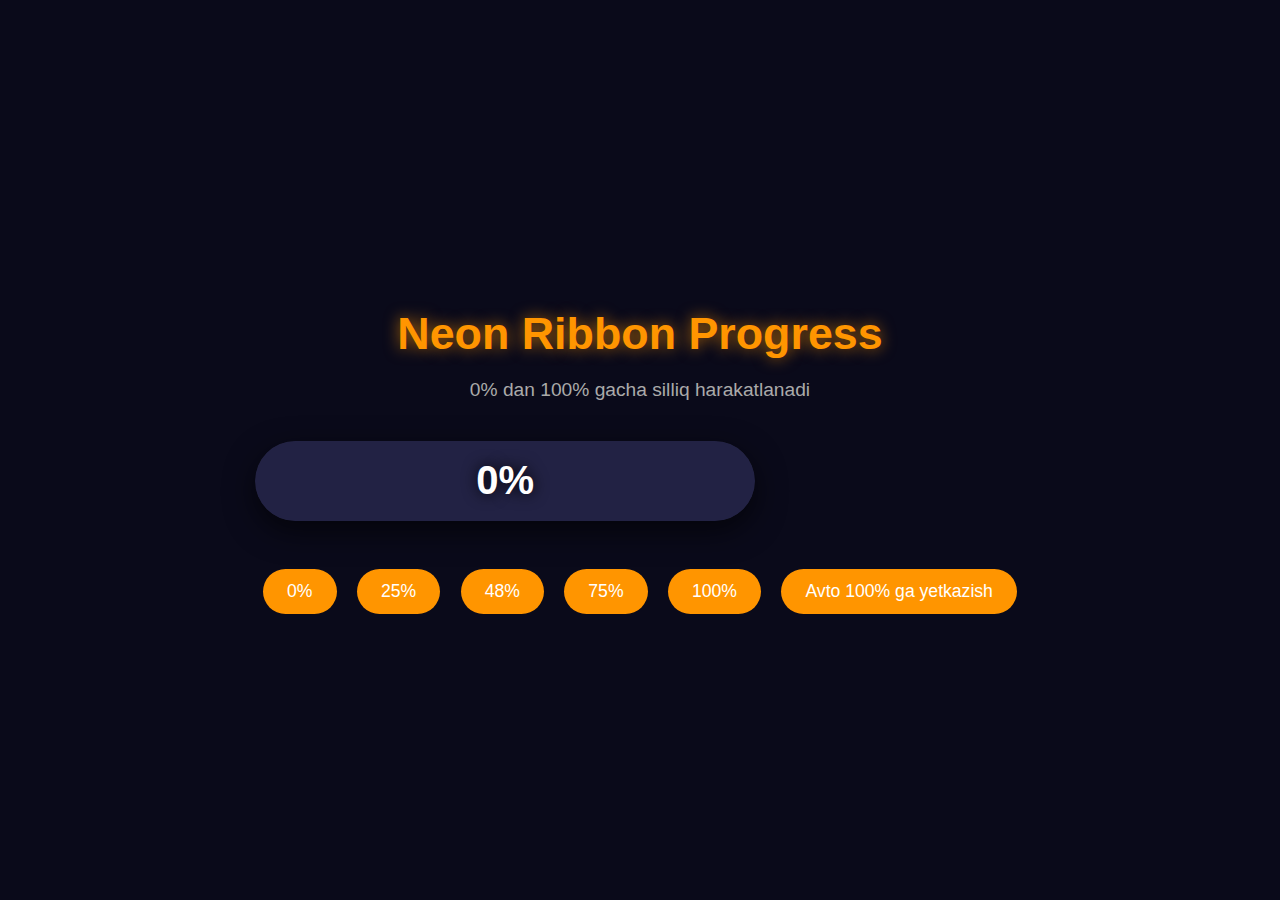
<file: Bmw.html>
<!DOCTYPE html>
<html lang="uz">
<head>
  <meta charset="UTF-8" />
  <meta name="viewport" content="width=device-width, initial-scale=1.0"/>
  <title>Neon Ribbon Progress Bar</title>
  <link rel="stylesheet" href="Bmw.css">
</head>
<body>

  <div class="container">
    <h1 id="lo">Neon Ribbon Progress</h1>
    <p>0% dan 100% gacha silliq harakatlanadi</p>

    <div class="progress-wrapper">
      <div class="progress-bar" id="progressBar">
        <div class="ribbon" id="ribbon"></div>
        <span class="percentage" id="percentage">0%</span>
      </div>
    </div>

    <div class="controls">
      <button onclick="setProgress(0)">0%</button>
      <button onclick="setProgress(25)">25%</button>
      <button onclick="setProgress(48)">48%</button>
      <button onclick="setProgress(75)">75%</button>
      <button onclick="setProgress(100)">100%</button>
      <button onclick="animateTo(100)">Avto 100% ga yetkazish</button>
    </div>
  </div>

  <script src="Bmw.js"></script>
</body>
</html>
</file>
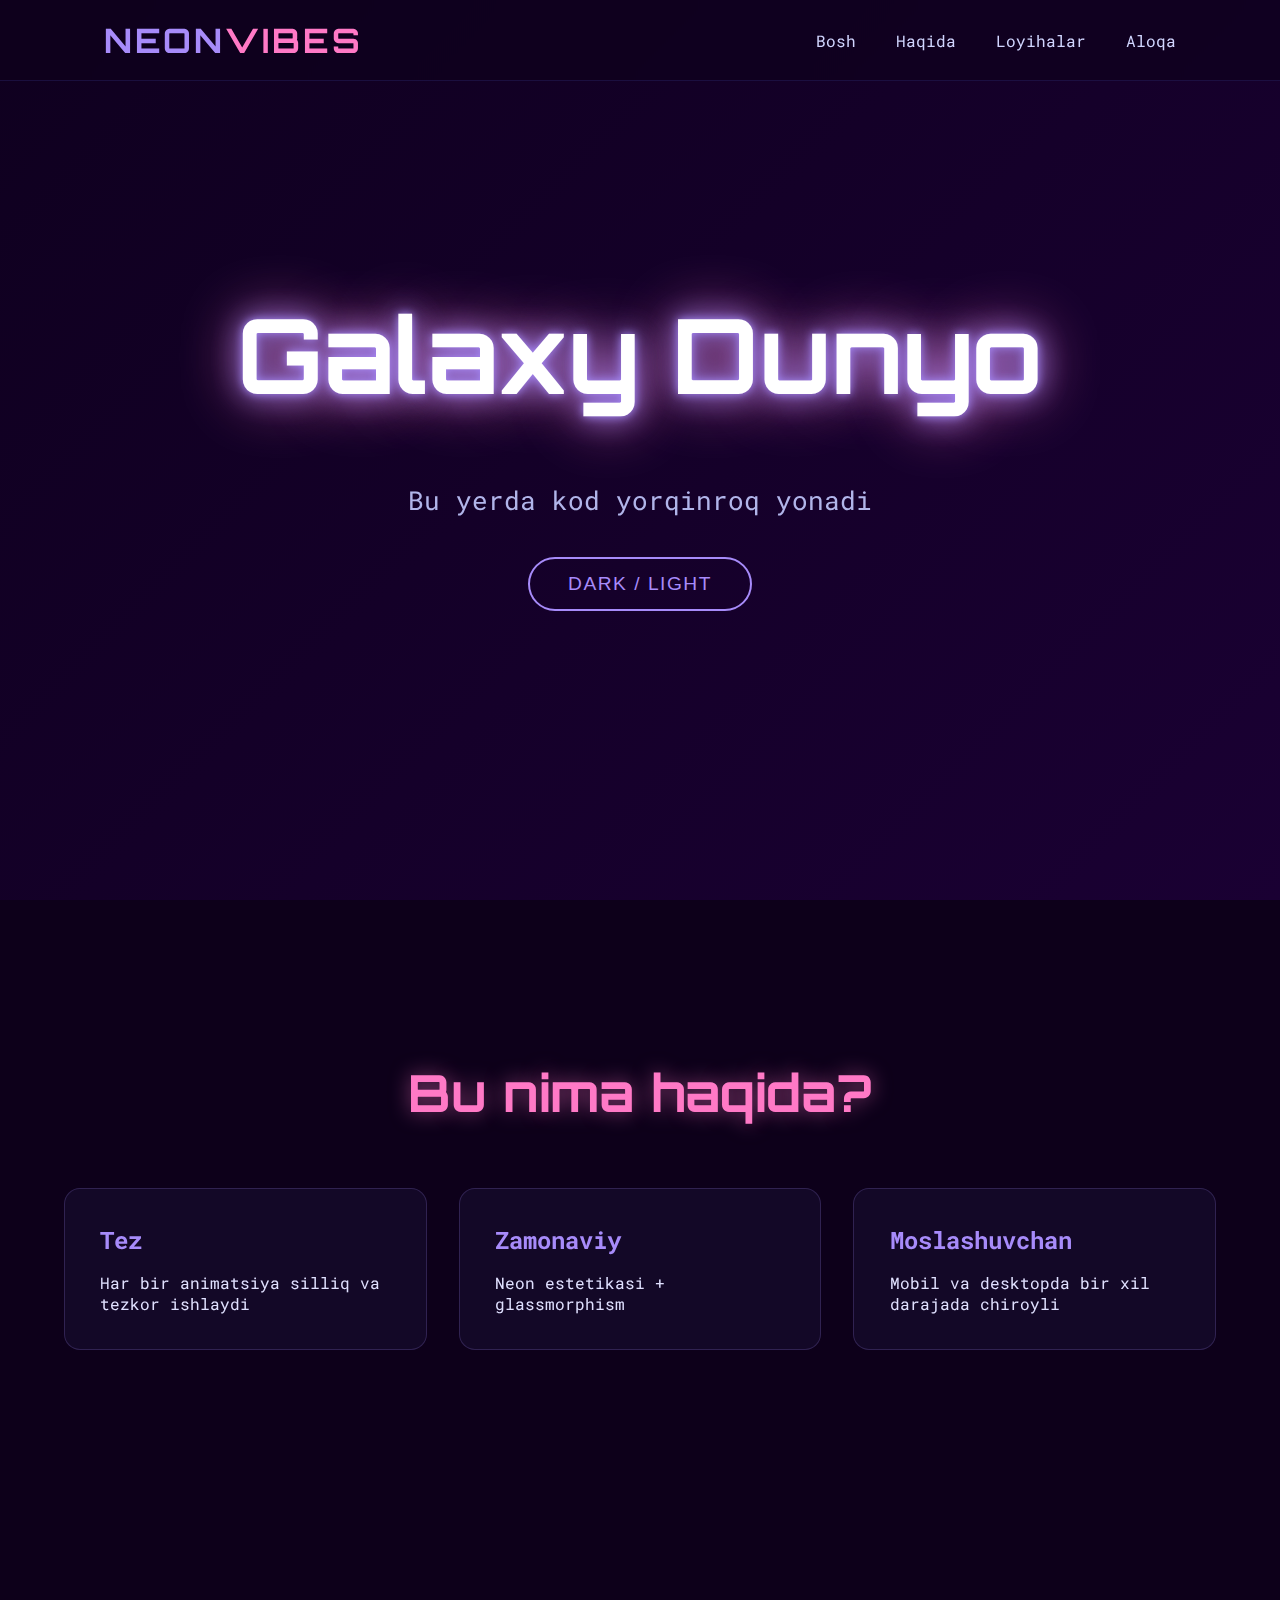
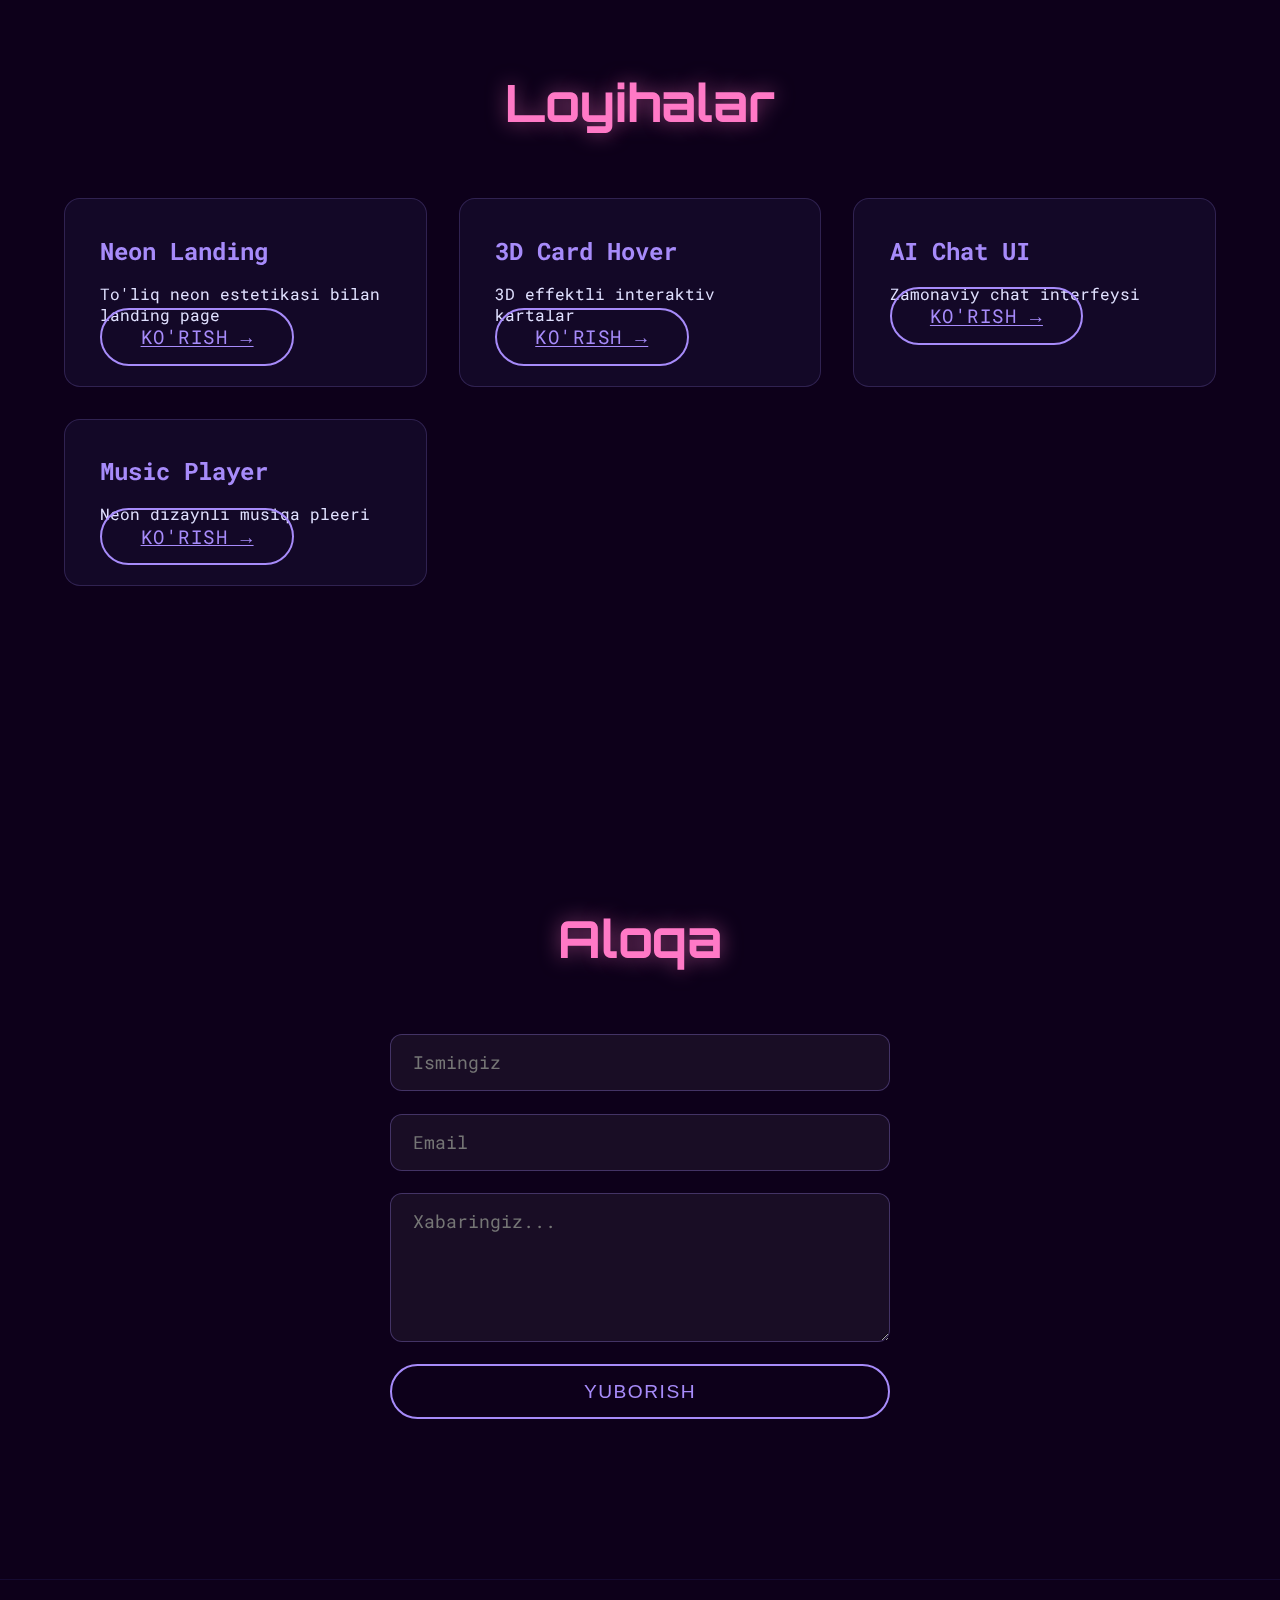
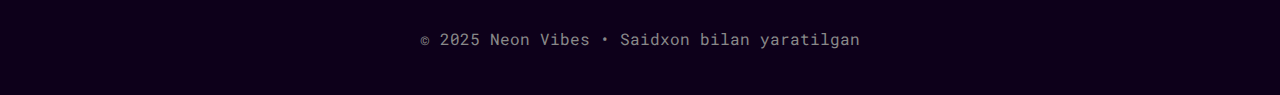
<file: Mers.html>
<!DOCTYPE html>
<html lang="en">
<head>
    <meta charset="UTF-8">
    <meta name="viewport" content="width=device-width, initial-scale=1.0">
    <title>Document</title>
   <link rel="stylesheet" href="Mers.css">
  <link rel="preconnect" href="https://fonts.googleapis.com">
  <link rel="preconnect" href="https://fonts.gstatic.com" crossorigin>
  <link href="https://fonts.googleapis.com/css2?family=Orbitron:wght@500;700&family=Roboto+Mono:wght@300;400&display=swap" rel="stylesheet">
</head>
<body>
    <div class="stars"></div>
  <div class="stars2"></div>
  <div class="stars3"></div>

  <header>
    <div class="container header-content">
      <h1 class="logo">NEON<span>VIBES</span></h1>
      <nav>
        <ul>
          <li><a href="#home">Bosh</a></li>
          <li><a href="#about">Haqida</a></li>
          <li><a href="#projects">Loyihalar</a></li>
          <li><a href="#contact">Aloqa</a></li>
        </ul>
      </nav>
    </div>
  </header>

  <main>
    <section id="home" class="hero">
      <div class="container">
        <h2 class="glitch" data-text="Salom, Dunyo">Galaxy Dunyo</h2>
        <p class="subtitle">Bu yerda kod yorqinroq yonadi</p>
        <button class="neon-btn" id="theme-toggle">Dark / Light</button>
      </div>
    </section>

    <section id="about" class="section">
      <div class="container">
        <h2>Bu nima haqida?</h2>
        <div class="about-grid">
          <div class="card">
            <h3>Tez</h3>
            <p>Har bir animatsiya silliq va tezkor ishlaydi</p>
          </div>
          <div class="card">
            <h3>Zamonaviy</h3>
            <p>Neon estetikasi + glassmorphism</p>
          </div>
          <div class="card">
            <h3>Moslashuvchan</h3>
            <p>Mobil va desktopda bir xil darajada chiroyli</p>
          </div>
        </div>
      </div>
    </section>

    <section id="projects" class="section projects">
      <div class="container">
        <h2>Loyihalar</h2>
        <div class="project-grid" id="project-list">
          <!-- JavaScript orqali qo'shiladi -->
        </div>
      </div>
    </section>

    <section id="contact" class="section">
      <div class="container">
        <h2>Aloqa</h2>
        <form id="contact-form">
          <input type="text" placeholder="Ismingiz" required>
          <input type="email" placeholder="Email" required>
          <textarea placeholder="Xabaringiz..." rows="5" required></textarea>
          <button type="submit" class="neon-btn">Yuborish</button>
        </form>
      </div>
    </section>
  </main>

  <footer>
    <div class="container">
      <p id="loc">© 2025 Neon Vibes • Saidxon bilan yaratilgan</p>
    </div>
  </footer>




    <script src="Mers.js"></script>
</body>
</html>
</file>
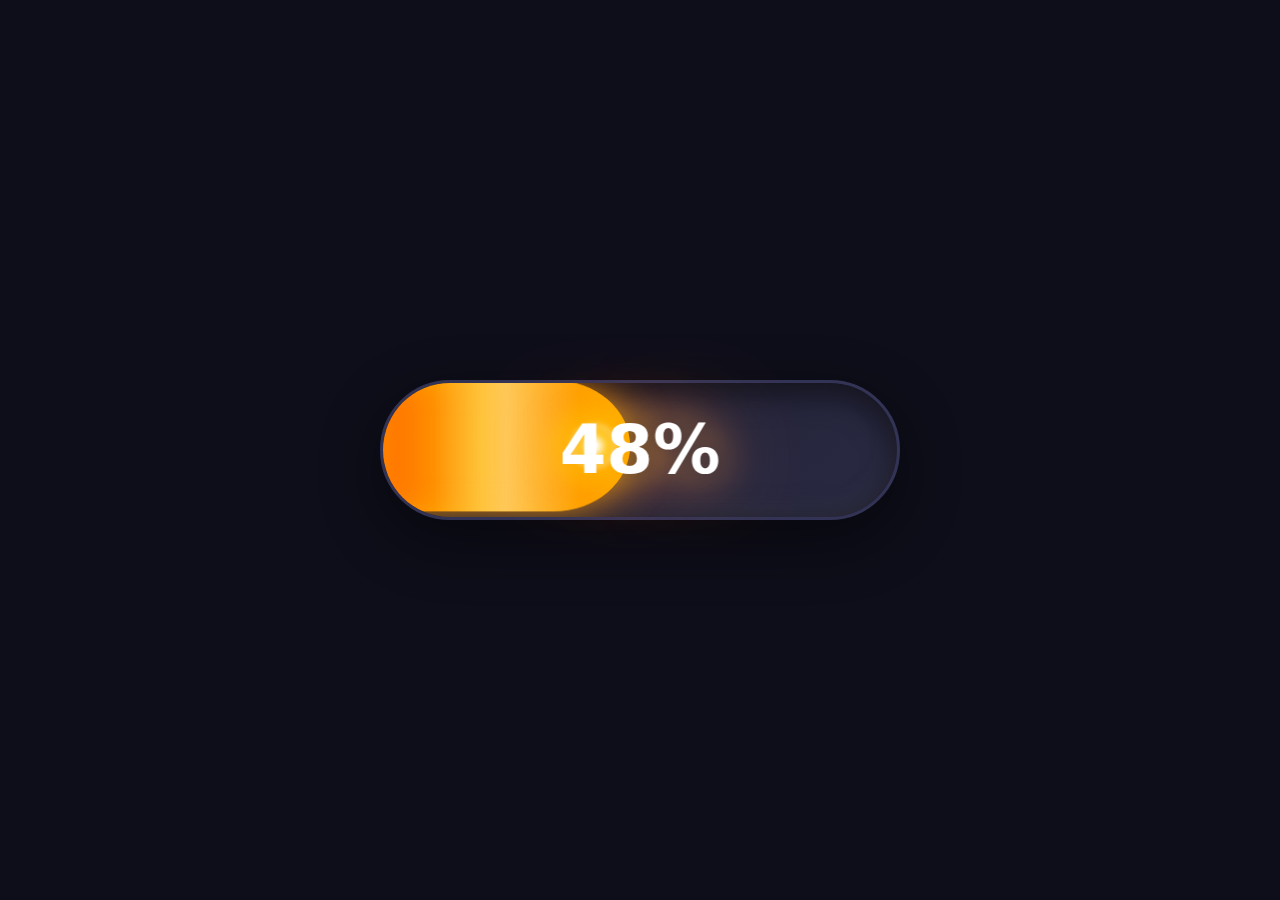
<file: test.html>
<!DOCTYPE html>
<html lang="uz">
<head>
  <meta charset="UTF-8" />
  <meta name="viewport" content="width=device-width, initial-scale=1.0"/>
  <title>3D Curling Ribbon Progress</title>
  <link rel="stylesheet" href="test.css">
</head>
<body>

  <div class="progress-scene">
    <div class="slot">
      <div class="ribbon" id="ribbon">
        <div class="curl-highlight"></div>
        <div class="glow-core"></div>
      </div>
    </div>
    <div class="percent" id="percent">48%</div>
  </div>

  <script>
    // Agar dinamik o'zgartirish kerak bo'lsa (masalan 0→100)
    function setPercent(val) {
      document.getElementById('ribbon').style.setProperty('--progress', val + '%');
      document.getElementById('percent').textContent = val + '%';
    }

    // Misol: avto 0 dan 100 gacha (demo uchun kommentdan chiqarib ko'r)
    // let p = 0;
    // const int = setInterval(() => {
    //   p += 2;
    //   setPercent(p);
    //   if (p >= 100) clearInterval(int);
    // }, 80);
  </script>

</body>
</html>
</file>
<file: Bmw.css>
body {
  margin: 0;
  height: 100vh;
  background: #0a0a1a;
  display: flex;
  justify-content: center;
  align-items: center;
  font-family: 'Segoe UI', Arial, sans-serif;
  color: #fff;
}

.container {
  text-align: center;
}

h1 {
  font-size: 2.8rem;
  margin-bottom: 10px;
  color: #ff9500;
  text-shadow: 0 0 15px #ff9500aa;
}

p {
  font-size: 1.2rem;
  color: #aaa;
  margin-bottom: 40px;
}

.progress-wrapper {
  width: 500px;
  height: 80px;
  position: relative;
  background: #1a1a2e;
  border-radius: 40px;
  overflow: hidden;
  box-shadow: 0 10px 30px rgba(0,0,0,0.6);
}

.progress-bar {
  width: 100%;
  height: 100%;
  position: relative;
  display: flex;
  align-items: center;
  justify-content: center;
  background: #222244;
  border-radius: 40px;
}

.ribbon {
  position: absolute;
  top: 0;
  left: 0;
  height: 100%;
  width: 0%;               /* JavaScript orqali o'zgaradi */
  background: linear-gradient(90deg, #ff9500, #ffb733);
  border-radius: 40px 0 0 40px;
  transition: width 1.5s cubic-bezier(0.4, 0, 0.2, 1);
  box-shadow: 0 0 25px #ff9500aa;
  overflow: hidden;
}

.ribbon::before {
  content: '';
  position: absolute;
  top: 0; left: 0; right: 0; bottom: 0;
  background: linear-gradient(45deg, rgba(255,255,255,0.2) 25%, transparent 25%, transparent 50%, rgba(255,255,255,0.2) 50%);
  background-size: 40px 40px;
  animation: shine 3s linear infinite;
}

@keyframes shine {
  0% { background-position: 0 0; }
  100% { background-position: 80px 80px; }
}

.percentage {
  position: absolute;
  font-size: 2.5rem;
  font-weight: bold;
  color: #fff;
  text-shadow: 0 0 15px #000;
  z-index: 2;
}

.controls {
  margin-top: 40px;
}

button {
  padding: 12px 24px;
  margin: 8px;
  font-size: 1.1rem;
  background: #ff9500;
  color: white;
  border: none;
  border-radius: 30px;
  cursor: pointer;
  transition: all 0.3s;
}

button:hover {
  background: #ffb733;
  transform: translateY(-3px);
  box-shadow: 0 10px 20px #ff950066;
}
</file>
<file: Mers.css>
* {
  margin: 0;
  padding: 0;
  box-sizing: border-box;
}

body {
  background: #0d001a;
  color: #e0e0ff;
  font-family: 'Roboto Mono', monospace;
  overflow-x: hidden;
  position: relative;
  min-height: 100vh;
}

.stars, .stars2, .stars3 {
  position: fixed;
  top: 0; left: 0;
  width: 100%; height: 100%;
  pointer-events: none;
  background: transparent;
}

.stars   { background: url('https://images.unsplash.com/photo-1462331940025-496dfbfc7564?w=1600') repeat; animation: stars 120s linear infinite; opacity: 0.7; }
.stars2  { background: url('https://images.unsplash.com/photo-1462331940025-496dfbfc7564?w=1600') repeat; animation: stars 180s linear infinite reverse; opacity: 0.4; }
.stars3  { background: url('https://images.unsplash.com/photo-1462331940025-496dfbfc7564?w=1600') repeat; animation: stars 240s linear infinite; opacity: 0.25; }

@keyframes stars {
  from { background-position: 0 0; }
  to   { background-position: -2000px 1000px; }
}

/* Header */
header {
  position: fixed;
  top: 0; left: 0; right: 0;
  z-index: 100;
  backdrop-filter: blur(12px);
  background: rgba(13, 0, 26, 0.6);
  border-bottom: 1px solid rgba(100, 100, 255, 0.15);
}

.header-content {
  display: flex;
  justify-content: space-between;
  align-items: center;
  padding: 1.2rem 5%;
  max-width: 1400px;
  margin: 0 auto;
}

.logo {
  font-family: 'Orbitron', sans-serif;
  font-size: 2.1rem;
  color: #a78bfa;
  letter-spacing: 3px;
}

.logo span { color: #ff79c6; }

nav ul {
  display: flex;
  gap: 2.5rem;
  list-style: none;
}

nav a {
  color: #d1d5ff;
  text-decoration: none;
  font-weight: 400;
  transition: all 0.3s ease;
  position: relative;
}

nav a::after {
  content: '';
  position: absolute;
  width: 0; height: 2px;
  bottom: -6px; left: 0;
  background: #ff79c6;
  transition: width 0.35s ease;
}

nav a:hover::after { width: 100%; }
nav a:hover { color: #ff79c6; }

/* Hero */
.hero {
  height: 100vh;
  display: flex;
  align-items: center;
  justify-content: center;
  text-align: center;
  background: linear-gradient(135deg, #0f001f 0%, #1a0033 100%);
}

.glitch {
  font-family: 'Orbitron', sans-serif;
  font-size: 6.5rem;
  color: #fff;
  text-shadow: 
    0 0 10px #a78bfa,
    0 0 30px #a78bfa,
    0 0 60px #ff79c6;
  animation: glitch 4s infinite;
}

@keyframes glitch {
  0%   { text-shadow: 2px 2px #ff79c6, -2px -2px #a78bfa; }
  25%  { text-shadow: -2px 2px #ff79c6, 2px -2px #a78bfa; }
  50%  { text-shadow: 2px -2px #ff79c6, -2px 2px #a78bfa; }
  75%  { text-shadow: -2px -2px #ff79c6, 2px 2px #a78bfa; }
  100% { text-shadow: 2px 2px #ff79c6, -2px -2px #a78bfa; }
}

.subtitle {
  font-size: 1.6rem;
  margin: 1.5rem 0 2.5rem;
  color: #c3c9ff;
  opacity: 0.9;
}

.neon-btn {
  padding: 0.9rem 2.4rem;
  font-size: 1.2rem;
  background: transparent;
  border: 2px solid #a78bfa;
  color: #a78bfa;
  border-radius: 50px;
  cursor: pointer;
  transition: all 0.4s ease;
  text-transform: uppercase;
  letter-spacing: 1.5px;
}

.neon-btn:hover {
  background: #a78bfa;
  color: #0d001a;
  box-shadow: 0 0 25px #a78bfa80;
}

/* Sections */
.section {
  padding: 10rem 5%;
  position: relative;
}

.container {
  max-width: 1200px;
  margin: 0 auto;
}

h2 {
  font-family: 'Orbitron', sans-serif;
  font-size: 3.2rem;
  text-align: center;
  margin-bottom: 4rem;
  color: #ff79c6;
  text-shadow: 0 0 20px #ff79c680;
}

/* Cards */
.about-grid, .project-grid {
  display: grid;
  grid-template-columns: repeat(auto-fit, minmax(280px, 1fr));
  gap: 2rem;
}

.card {
  background: rgba(30, 20, 60, 0.4);
  backdrop-filter: blur(10px);
  border: 1px solid rgba(167, 139, 250, 0.2);
  border-radius: 16px;
  padding: 2.2rem;
  transition: all 0.4s ease;
}

.card:hover {
  transform: translateY(-12px);
  border-color: #ff79c6;
  box-shadow: 0 20px 40px rgba(255, 121, 198, 0.15);
}

.card h3 {
  color: #a78bfa;
  margin-bottom: 1rem;
  font-size: 1.5rem;
}

/* Form */
form {
  max-width: 500px;
  margin: 0 auto;
  display: flex;
  flex-direction: column;
  gap: 1.4rem;
}

input, textarea {
  padding: 1rem 1.4rem;
  background: rgba(255,255,255,0.05);
  border: 1px solid rgba(167,139,250,0.3);
  border-radius: 12px;
  color: white;
  font-family: inherit;
  font-size: 1.1rem;
}

input:focus, textarea:focus {
  outline: none;
  border-color: #a78bfa;
  box-shadow: 0 0 15px rgba(167,139,250,0.4);
}

footer {
  text-align: center;
  padding: 3rem 0;
  color: #888;
  border-top: 1px solid rgba(100,100,255,0.1);
}

/* Responsive */
@media (max-width: 768px) {
  .glitch { font-size: 4.2rem; }
  .header-content { flex-direction: column; gap: 1rem; padding: 1rem 5%; }
  nav ul { flex-direction: column; align-items: center; gap: 1rem; }
}
</file>
<file: test.css>
body {
  margin: 0;
  height: 100vh;
  background: #0e0e1a;
  display: flex;
  justify-content: center;
  align-items: center;
  font-family: system-ui, sans-serif;
  overflow: hidden;
}

.progress-scene {
  position: relative;
  width: 520px;
  height: 140px;
  perspective: 1800px;          /* 3D chuqurlik */
}

.slot {
  position: absolute;
  inset: 0;
  background: linear-gradient(145deg, #1e1e2f, #2a2a44);
  border-radius: 80px;
  overflow: hidden;
  box-shadow: 
    inset 0 10px 30px #0008,
    0 20px 60px #0007,
    inset 0 -8px 25px #4444;
  border: 3px solid #333355;
}

.ribbon {
  --progress: 48%;              /* <-- bu o'zgaruvchi, JS orqali boshqariladi */

  position: absolute;
  top: 0; bottom: 0;
  left: 0;
  width: var(--progress);
  background: linear-gradient(90deg, #ff6b00 0%, #ffb300 40%, #ff8800 100%);
  border-radius: 0 80px 80px 0 / 0 70px 70px 0;
  box-shadow: 
    0 0 40px #ff9500cc,
    inset 0 0 30px #ffb300aa;
  transform: rotateX(12deg) translateZ(20px);   /* 3D burilish */
  transition: width 2.4s cubic-bezier(0.22, 0.61, 0.36, 1);
  overflow: hidden;
}

/* Burmalanish illyuziyasi (curl effekti) */
.ribbon::before {
  content: "";
  position: absolute;
  right: -60px;
  top: -30px;
  width: 140px;
  height: 200px;
  background: radial-gradient(circle at 30% 50%, #ffb300 0%, transparent 60%);
  opacity: 0.7;
  filter: blur(12px);
  transform: rotate(35deg) translateZ(40px);
  pointer-events: none;
}

/* Yorqin markaziy glow / "olmos" effekti */
.glow-core {
  position: absolute;
  right: 12px;
  top: 50%;
  width: 48px;
  height: 48px;
  background: radial-gradient(circle, #fff 10%, #ffb300 40%, transparent 70%);
  border-radius: 50%;
  transform: translateY(-50%);
  box-shadow: 
    0 0 35px #ffb300,
    0 0 70px #ff6b00aa,
    inset 0 0 20px #ffffff88;
  filter: blur(2px);
  z-index: 2;
}

/* Qo'shimcha shine harakati */
.curl-highlight {
  position: absolute;
  inset: 0;
  background: linear-gradient(90deg, transparent 20%, rgba(255,255,255,0.35) 50%, transparent 80%);
  animation: shine-flow 4s linear infinite;
}

@keyframes shine-flow {
  0%   { transform: translateX(-120%); }
  100% { transform: translateX(220%); }
}

.percent {
  position: absolute;
  top: 50%;
  left: 50%;
  transform: translate(-50%, -50%);
  font-size: 4.2rem;
  font-weight: 700;
  color: #fff;
  text-shadow: 
    0 0 20px #000,
    0 0 40px #ff9500,
    0 0 80px #ff6b00;
  pointer-events: none;
  z-index: 5;
  mix-blend-mode: screen;   /* glowni yanada kuchaytiradi */
}
</file>
